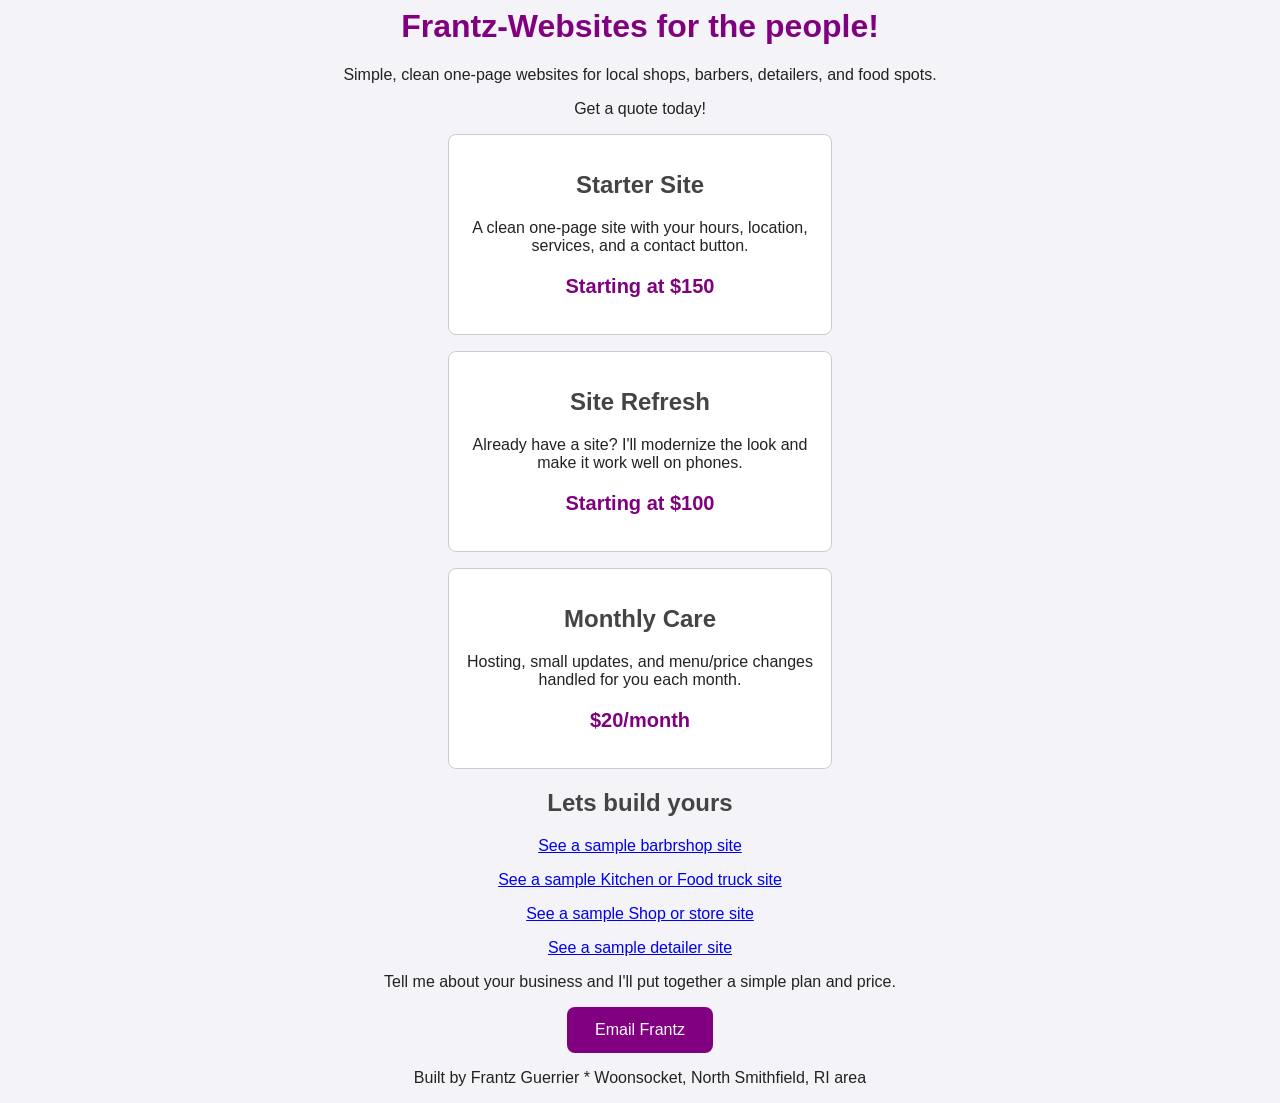
<file: index.html>
<DOCTYPE html>
<html>

<head>
	<title>Frantz-Websites for people</title>
	<link rel="stylesheet" href="style3.css">
	<meta name="viewport" content="width=device-width, initial-scale=1">
</head>
<body>
	<h1>Frantz-Websites for the people!</h1>
	<p>Simple, clean one-page websites for local shops, barbers, detailers, and food spots.</p>
	<p>Get a quote today!</p>
	<section class="cards">
		<div class="card">
		<h2>Starter Site</h2>
		<p>A clean one-page site with your hours, location, services, and a contact button.</p>
		<p class="price">Starting at $150</p>
		</div>
		
		<div class="card">
		<h2>Site Refresh</h2>
		<p>Already have a site? I'll modernize the look and make it work well on phones.</p>
		<p class="price">Starting at $100</p>
		</div>
		
		<div class="card">
		<h2>Monthly Care</h2>
		<p>Hosting, small updates, and menu/price changes handled for you each month.</p>
		<p class="price">$20/month</p>
		</div>

		</section>

		<h2>Lets build yours</h2>
		<p><a href="barbershop/index.html">See a sample barbrshop site </a></p>
		<p><a href="Kitchen/index.html">See a sample Kitchen or Food truck site </a></p>
		<p><a href="shop/index.html">See a sample Shop or store site</a></p>
		<p><a href="detailer/index.html">See a sample detailer site</a></p>
		<p>Tell me about your business and I'll put together a simple plan and price.
		
	<p>	
	<a href="mailto:frantz.lex@gmail.com" class="btn">Email Frantz</a>
	
	</p>
	<p>Built by Frantz Guerrier * Woonsocket, North Smithfield, RI area</p>

</body>
</html>
</file>
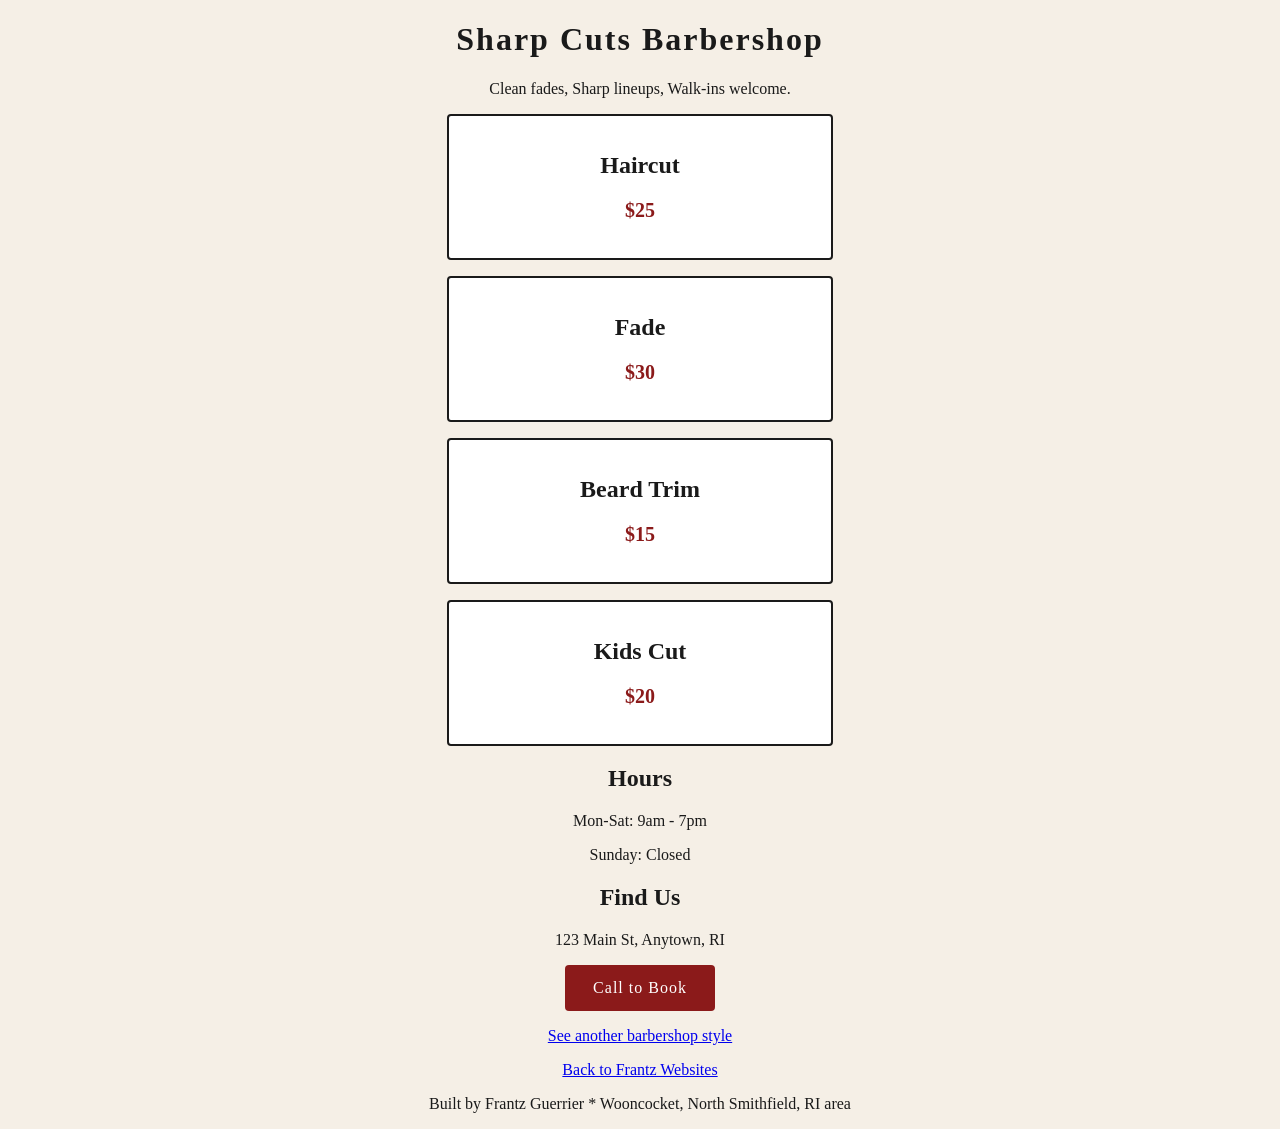
<file: barbershop/index.html>
<!DOCTYPE html>
<html>
<head>
<title>Sharp Cuts Barbershop</title>
<link rel="stylesheet" href="style4.css">
<meta name="viewport" content="width=device-width, initial-scale=1">
</head>
<body>
	<h1>Sharp Cuts Barbershop</h1>
	<p>Clean fades, Sharp lineups, Walk-ins welcome.</p>
<section class="cards">
	<div class="card">
	 <h2>Haircut</h2>
	 <p class="price">$25</p>
	</div>

	<div class="card">
	 <h2>Fade</h2>
	 <p class="price">$30</p>
	</div>

	<div class="card">
	 <h2>Beard Trim</h2>
	 <p class="price">$15</p>
	</div>
	
	<div class="card">
	 <h2>Kids Cut</h2>
	 <p class="price">$20</p>
	</div>
</section>

<h2>Hours</h2>
<p>Mon-Sat: 9am - 7pm</p>
<p>Sunday: Closed</p>

<h2>Find Us</h2>
<p>123 Main St, Anytown, RI</p>
<p>
<a href="tel:401-555-5555" class="btn">Call to Book</a>
</p>
 <p><a href="barbershop2/index.html">See another barbershop style</a></p>
	<p><a href="../index.html"> Back to Frantz Websites</a></p>

<p>Built by Frantz Guerrier * Wooncocket, North Smithfield, RI area</p>
</body>
</html>
</file>
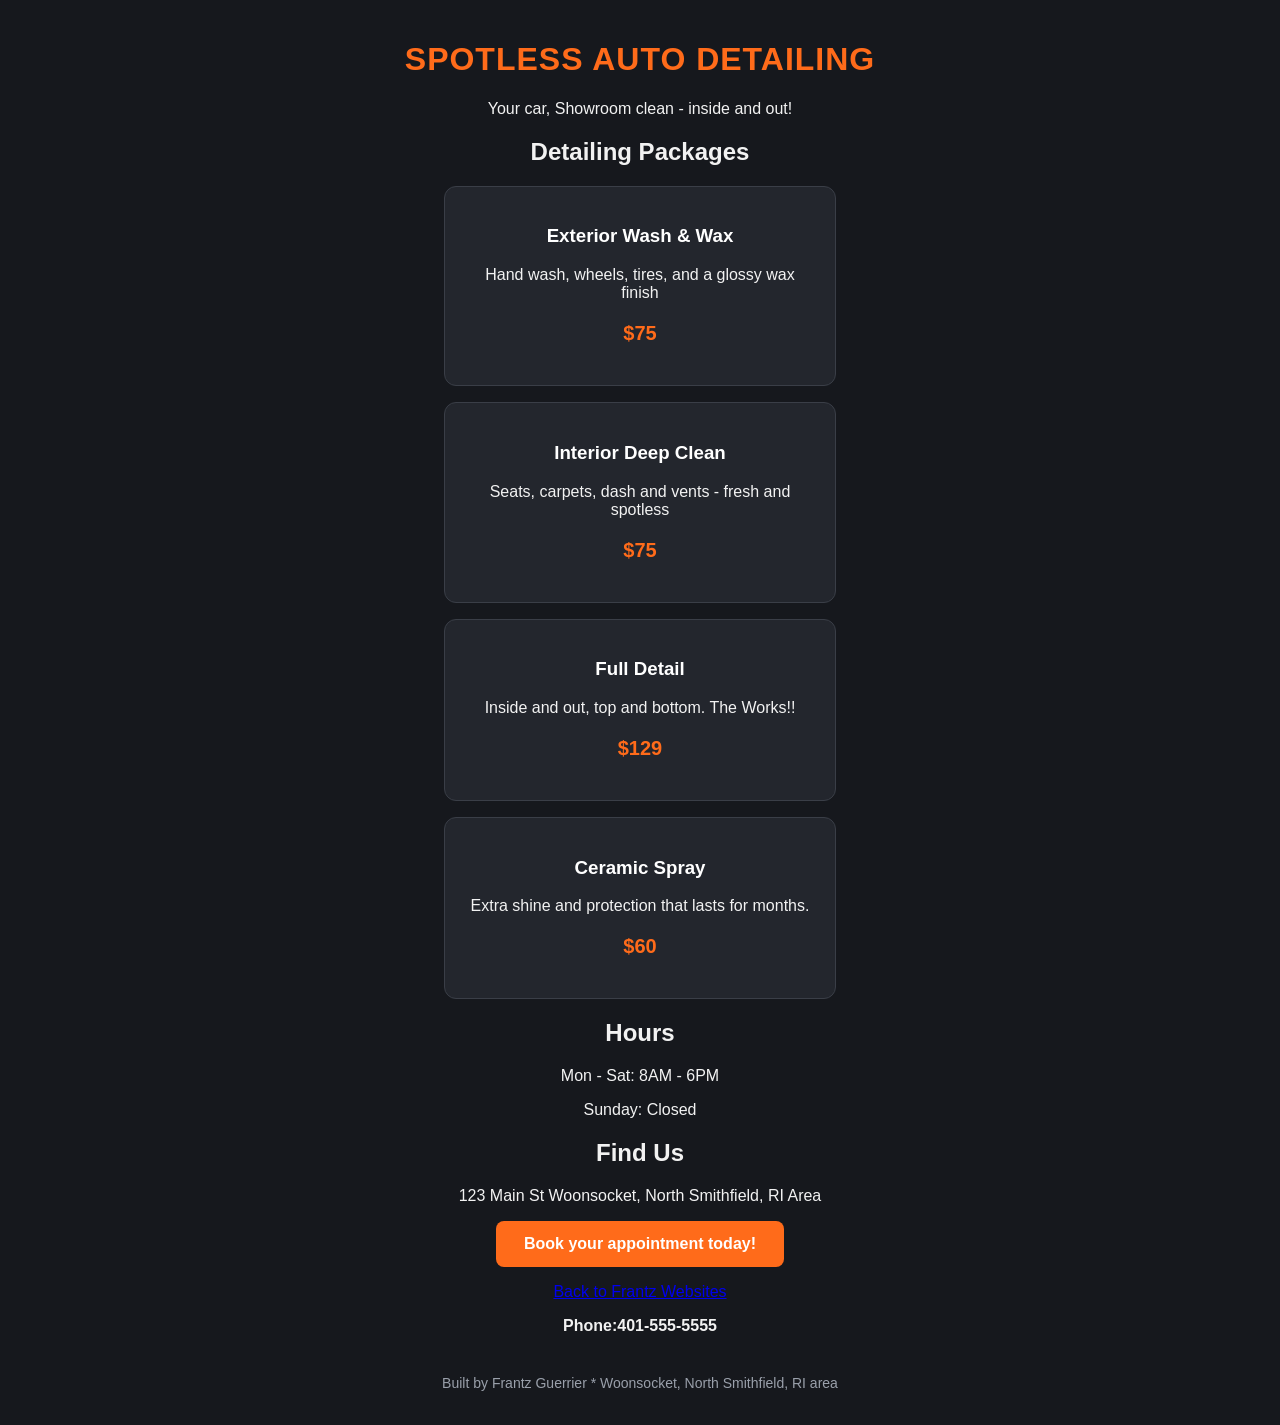
<file: detailer/index.html>
<!DOCTYPE html>
<html>
    <head>
    <title>Spotless Auto Detailing</title>
    <link rel="stylesheet" href="style.css">
    <meta name="viewport" content="width=device-width, initial-scale=1">
    </head>
    <body>
            
        <h1>Spotless Auto Detailing</h1>
        <p>Your car, Showroom clean - inside and out!</p>
            
            <h2>Detailing Packages</h2>
            
            <section class="cards">
                <div class="card">
                    <h3>Exterior Wash & Wax</h3>
                    <p>Hand wash, wheels, tires, and a glossy wax finish</p>
                    <p class="price">$75</p>
                </div>
                
                <div class="card">
                    <h3>Interior Deep Clean</h3>
                    <p>Seats, carpets, dash and vents - fresh and spotless</p>
                    <p class="price">$75</p>
                </div>
                
                <div class="card">
                    <h3>Full Detail</h3>
                    <p>Inside and out, top and bottom. The Works!!</p>
                    <p class="price">$129</p>
                </div>
                
                <div class="card">
                    <h3>Ceramic Spray</h3>
                    <p>Extra shine and protection that lasts for months.</p>
                     <p class="price">$60</p>
                </div>
                
            </section>
            <h2>Hours</h2>
            
            <p>Mon - Sat: 8AM - 6PM</p>
            <p>Sunday: Closed</p>
            
            <h2>Find Us</h2>
            <p>123 Main St Woonsocket, North Smithfield, RI Area</p>
            
            <p><a href="tel:401-555-5555" class="btn">Book your appointment today!</a></p>
        
        <p><a href="../index.html">Back to Frantz Websites</a></p>
        <p><strong>Phone:401-555-5555</strong></p>
        
        <footer>
            <p>Built by Frantz Guerrier * Woonsocket, North Smithfield, RI area</p>
            
        </footer>
        
    </body>
</html>
</file>
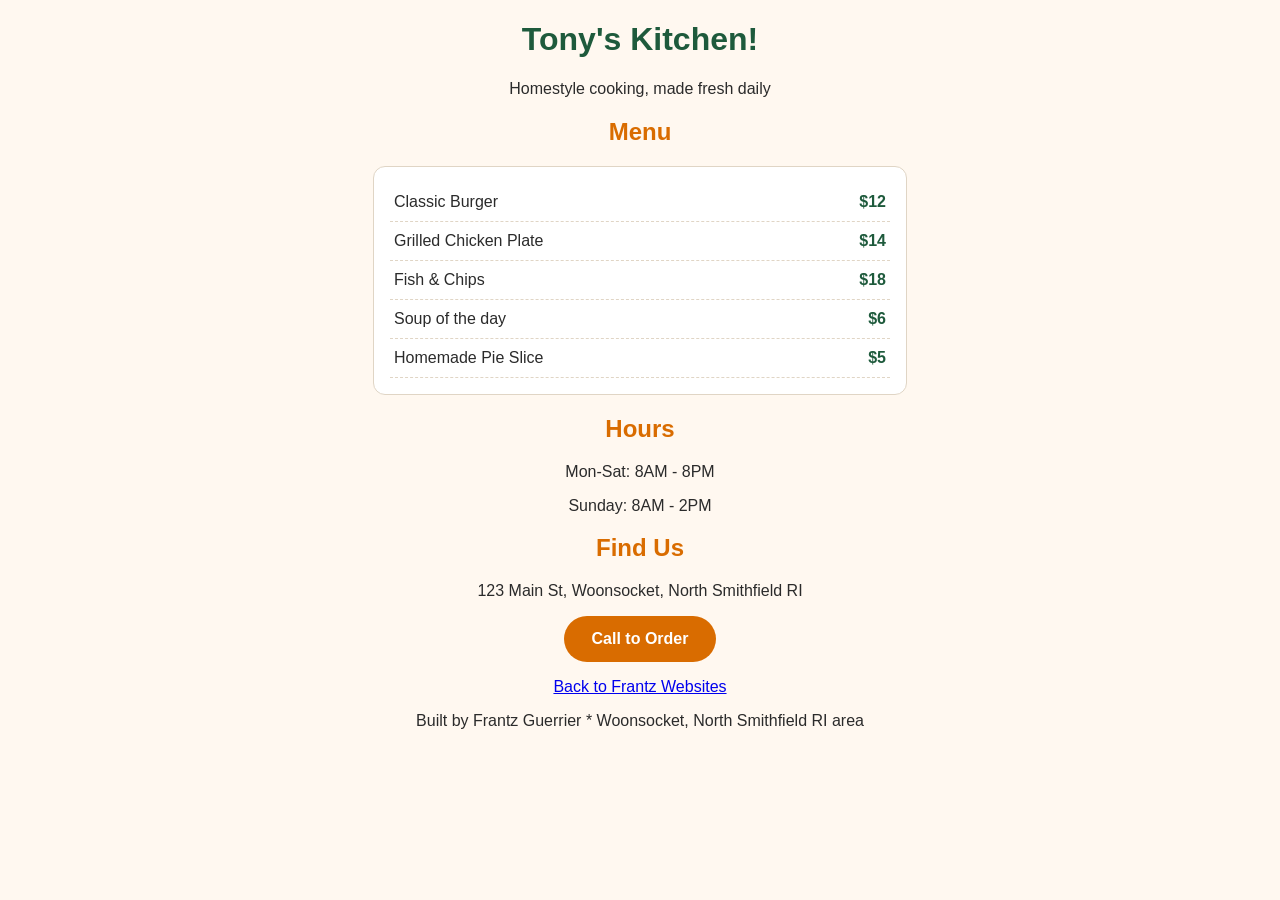
<file: Kitchen/index.html>
<!DOCTYPE html>
<html>
<head>
    <title>Tony's Kitchen</title>
    <link rel="stylesheet" href="style.css">
    <meta name="viewport" content="width=device-width, initial-scale=1">
    </head>
    <body>
            
        <h1>Tony's Kitchen!</h1>
        <p>Homestyle cooking, made fresh daily</p>
        
        <h2>Menu</h2>
        <section class="menu">
            <div class="item">
                <span>Classic Burger</span>
                <span class="price">$12</span>
            </div>
            <div class="item">
                <span>Grilled Chicken Plate</span>
                <span class="price">$14</span>
            </div>
            <div class="item">
                <span>Fish & Chips</span>
                <span class="price">$18</span>
            </div>
            <div class="item">
                <span>Soup of the day</span>
                <span class="price">$6</span>
            </div>
            <div class="item">
                <span>Homemade Pie Slice</span>
                <span class="price">$5</span>
            </div>
        </section>
        
        <h2>Hours</h2>
        <p>Mon-Sat: 8AM - 8PM</p>
        <p>Sunday: 8AM - 2PM</p>
        
        <h2>Find Us</h2>
        <p>123 Main St, Woonsocket, North Smithfield RI</p>
        <p>
            <a href="tel:401-555-5555"  class="btn">Call to Order</a>
        </p>
        
        <p><a href="../index.html">Back to Frantz Websites</a></p>
        <p>Built by Frantz Guerrier * Woonsocket, North Smithfield RI area</p>
        
    </body>
</html>
</file>
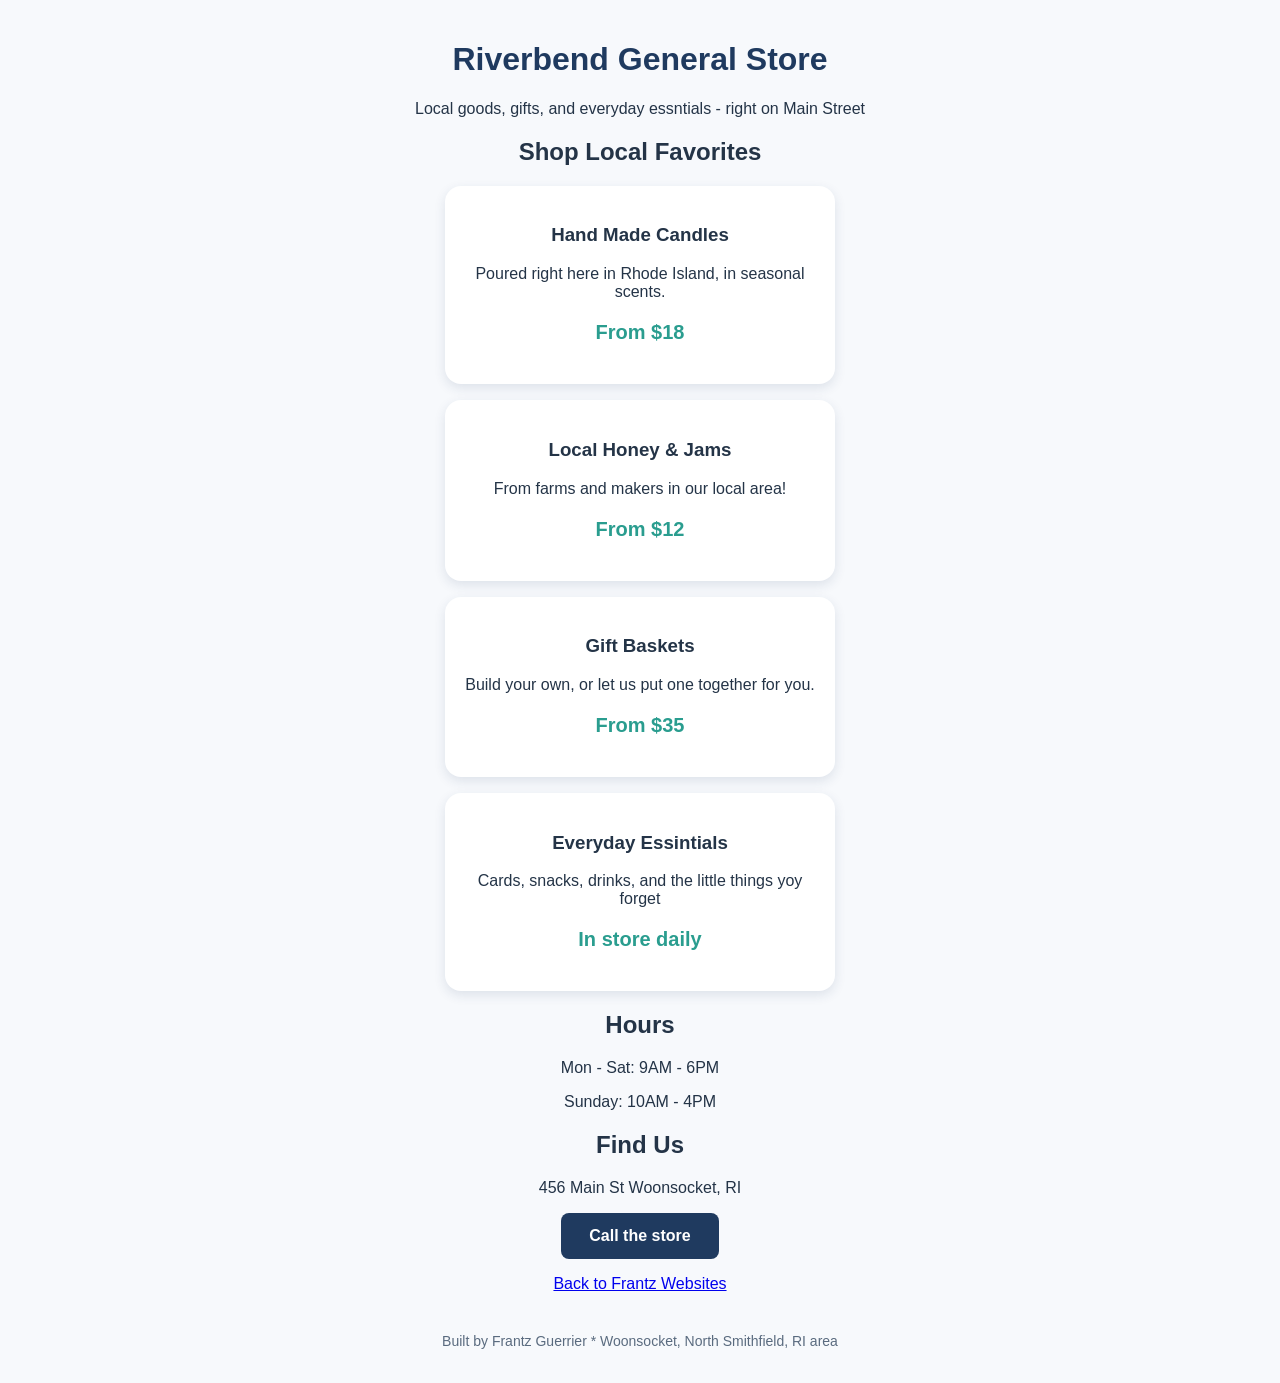
<file: shop/index.html>
<!DOCTYPE html>
<html>
    <head>
    <title>Riverbend General Store</title>
    <link rel="stylesheet" href="style.css">
    <meta name="viewport" content="width=device-width, initial-scale=1">
    </head>
    <body>
            
        <h1>Riverbend General Store</h1>
        <p>Local goods, gifts, and everyday essntials - right on Main Street</p>
        
        <h2>Shop Local Favorites</h2>
        
        <section class="cards">
            <div class="card">
                <h3>Hand Made Candles</h3>
                <p>Poured right here in Rhode Island, in seasonal scents.</p>
                <p class="price">From $18</p>
            </div>
            
            <div class="card">
                <h3>Local Honey & Jams</h3>
                <p>From farms and makers in our local area!</p>
                <p class="price">From $12</p>
            </div>
            
            <div class="card">
                <h3>Gift Baskets</h3>
                <p>Build your own, or let us put one together for you.</p>
                <p class="price">From $35</p>
            </div>
            
            <div class="card">
                <h3>Everyday Essintials</h3>
                <p>Cards, snacks, drinks, and the little things yoy forget</p>
                <p class="price">In store daily</p>
            </div>
        </section>
        
        <h2>Hours</h2>
        <p>Mon - Sat: 9AM - 6PM</p>
        <p>Sunday: 10AM - 4PM</p>
        
        <h2>Find Us</h2>
        <p>456 Main St Woonsocket, RI</p>
        <p><a href="tel:401-555-5555" class="btn">Call the store</a></p>
        
        <p><a href="../index.html">Back to Frantz Websites</a></p>
        
        <footer>
            <p>Built by Frantz Guerrier * Woonsocket, North Smithfield, RI area</p>
            
        </footer>
        
    </body>
</html>
</file>
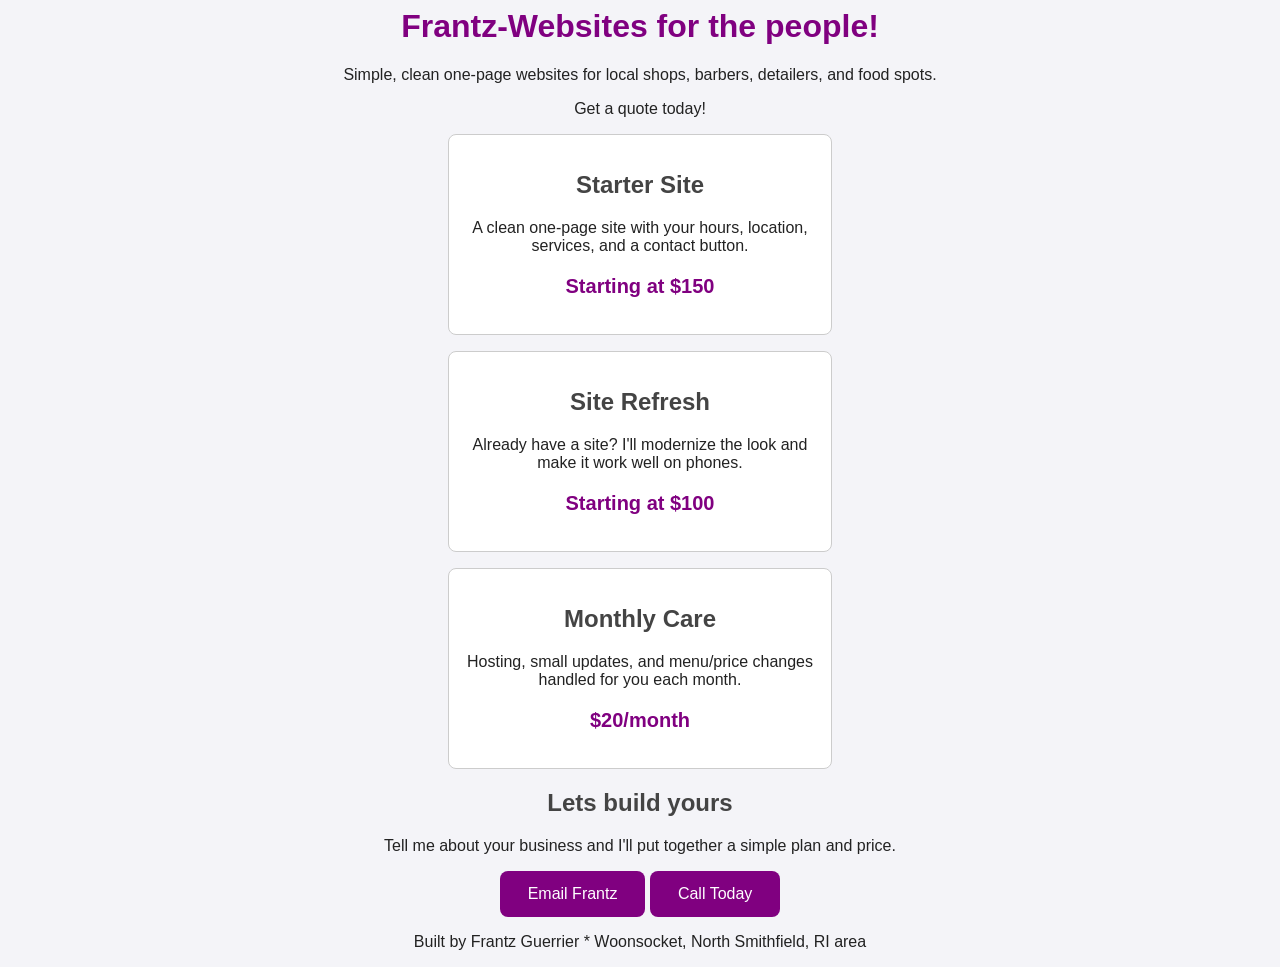
<file: index3.html>
<DOCTYPE html>
<html>

<head>
	<title>Frantz-Websites for people</title>
	<link rel="stylesheet" href="style3.css">
</head>
<body>
	<h1>Frantz-Websites for the people!</h1>
	<p>Simple, clean one-page websites for local shops, barbers, detailers, and food spots.</p>
	<p>Get a quote today!</p>
	<section class="cards">
		<div class="card">
		<h2>Starter Site</h2>
		<p>A clean one-page site with your hours, location, services, and a contact button.</p>
		<p class="price">Starting at $150</p>
		</div>
		
		<div class="card">
		<h2>Site Refresh</h2>
		<p>Already have a site? I'll modernize the look and make it work well on phones.</p>
		<p class="price">Starting at $100</p>
		</div>
		
		<div class="card">
		<h2>Monthly Care</h2>
		<p>Hosting, small updates, and menu/price changes handled for you each month.</p>
		<p class="price">$20/month</p>
		</div>

		</section>

		<h2>Lets build yours</h2>
		<p>Tell me about your business and I'll put together a simple plan and price.
		
	<p>	
	<a href="mailto:frantz.lex@gmail.com" class="btn">Email Frantz</a>
	<a href="tel:4018340088" class="btn">Call Today</a>
	</p>
	<p>Built by Frantz Guerrier * Woonsocket, North Smithfield, RI area</p>

</body>
</html>
</file>
<file: style3.css>
body { 
	font-family: Arial; 
	text-align: center;
	background-color: f4f4f8;
	color: #222;
}

h1 {
	color: purple;
}

h2 {
	color: #444;
}

.cards {
	display: flex;
	flex-direction: column;
	gap: 16px;
	align-items: center;
	}

.card {
	background-color: white;
	border: 1px solid #ccc;
	border-radius: 8px;
	padding: 16px;
	width: 90%;
	max-width: 350px;
	}

.btn {
	display: inline-block;
	background-color: purple;
	color: white;
	padding: 14px 28px;
	border-radius: 8px;
	text-decoration: none;
	}

.btn:hover {
	background-color: #5a0096;
	}

.price {
	font-weight: bold;
	color: purple;
	font-size: 20px;
	}
</file>
<file: barbershop/style4.css>
body {
	font-family: Georgia, serif;
	text-align: center;
	background-color: #f5efe6;
	color: #1a1a1a;
}

h1 {
	color: #8b1a1a:
	text-transform: uppercase;
	letter-spacing: 2px;
}

h2 {
	color: #1a1a1a;
}

.cards {
	display: flex;
	flex-direction: column;
	gap: 16px;
	align-items: center;
}

.card {
	background-color: white;
	border: 2px solid #1a1a1a;
	border-radius: 4px;
	padding: 16px;
	width: 90%;
	max-width: 350px;
}

.price {
	font-weight: bold;
	color: #8b1a1a;
	font-size: 20px;
}

.btn {
	display: inline-block;
	background-color: #8b1a1a;
	color: white;
	padding: 14px 28px;
	border-radius: 4px;
	text-decoration: none;
	text-transformation uppercase;
	letter-spacing: 1px;
}

.btn:hover {
	background=color: #5f1010;
}
</file>
<file: detailer/style.css>
body {
    font-family: Arial, Helvetica, sans-serif;
    text-align: center;
    background-color: #16181d;
    color: #f2f2f2;
    margin: 0;
    padding: 20px;
}

h1 {
    color: #ff6b1a;
    text-transform: uppercase;
    letter-spacing: 1px;
}

.cards {
    display: flex;
    flex-direction: column;
    align-items: center;
    gap: 16px;
}

.card {
    background-color: #23262d;
    width: 90%;
    max-width: 350px;
    border: 1px solid #3a3e47;
    border-radius: 12px;
    padding: 20px;
}

.card h3 {
    color: #ffffff;
}

.price {
    font-weight: bold;
    color: #ff6b1a;
    font-size: 20px;
}

.btn {
    display: inline-block;
    background-color: #ff6b1a;
    color: white;
    padding: 14px 28px;
    border-radius: 8px;
    text-decoration: none;
    font-weight: bold;
}

.btn:hover {
    background-color: #e85d10;
}

footer {
    margin-top: 40px;
    font-size: 14px;
    color: #9aa0ab;
}
</file>
<file: Kitchen/style.css>
body {
    font-family: Verdana, sans-serif;
    text-align: center;
    background-color: #fff8f0;
    color: #2b2b2b;
}

h1 {
    color: #1e5a3c;
}

h2 {
    color: #d96c00;
}

.menu {
    max-width: 500px;
    margin: 0 auto;
    background-color: white;
    border: 1px solid #e0d5c5;
    border-radius: 12px;
    padding: 16px;
}

.item {
    display: flex;
    justify-content: space-between;
    padding: 10px 4px;
    border-bottom: 1px dashed #e0d5c5;
}

.price {
    font-weight: bold;
    color: #1e5a3c;
}

.btn {
    display: inline-block;
    background-color: #d96c00;
    color: white;
    padding: 14px 28px;
    border-radius: 24px;
    text-decoration: none;
    font-weight: bold;
}

.btn:hover {
    background-color: #b85a00;
}
</file>
<file: shop/style.css>
body {
    font-family: Arial, Helvetica, sans-serif;
    text-align: center;
    background-color: #f7f9fc;
    color: #243447;
    margin: 0;
    padding: 20px;
}

h1 {
    color: #1f3a5f;
}

.cards {
    display: flex;
    flex-direction: column;
    align-items: center;
    gap: 16px;
}

.card {
    background-color: white;
    width: 90%;
    max-width: 350px;
    border-radius: 16px;
    box-shadow: 0 4px 12px rgba(31, 58, 95, 0.12);
    padding: 20px;
}

.price {
    font-weight: bold;
    color: #2a9d8f;
    font-size: 20px;
}

.btn {
    display: inline-block;
    background-color: #1f3a5f;
    color: white;
    padding: 14px 28px;
    border-radius: 8px;
    text-decoration: none;
    font-weight: bold;
}

.btn:hover {
    background-color: #2a9d8f;
}

footer {
    margin-top: 40px;
    font-size: 14px;
    color: #5a6b7f;
}
</file>
